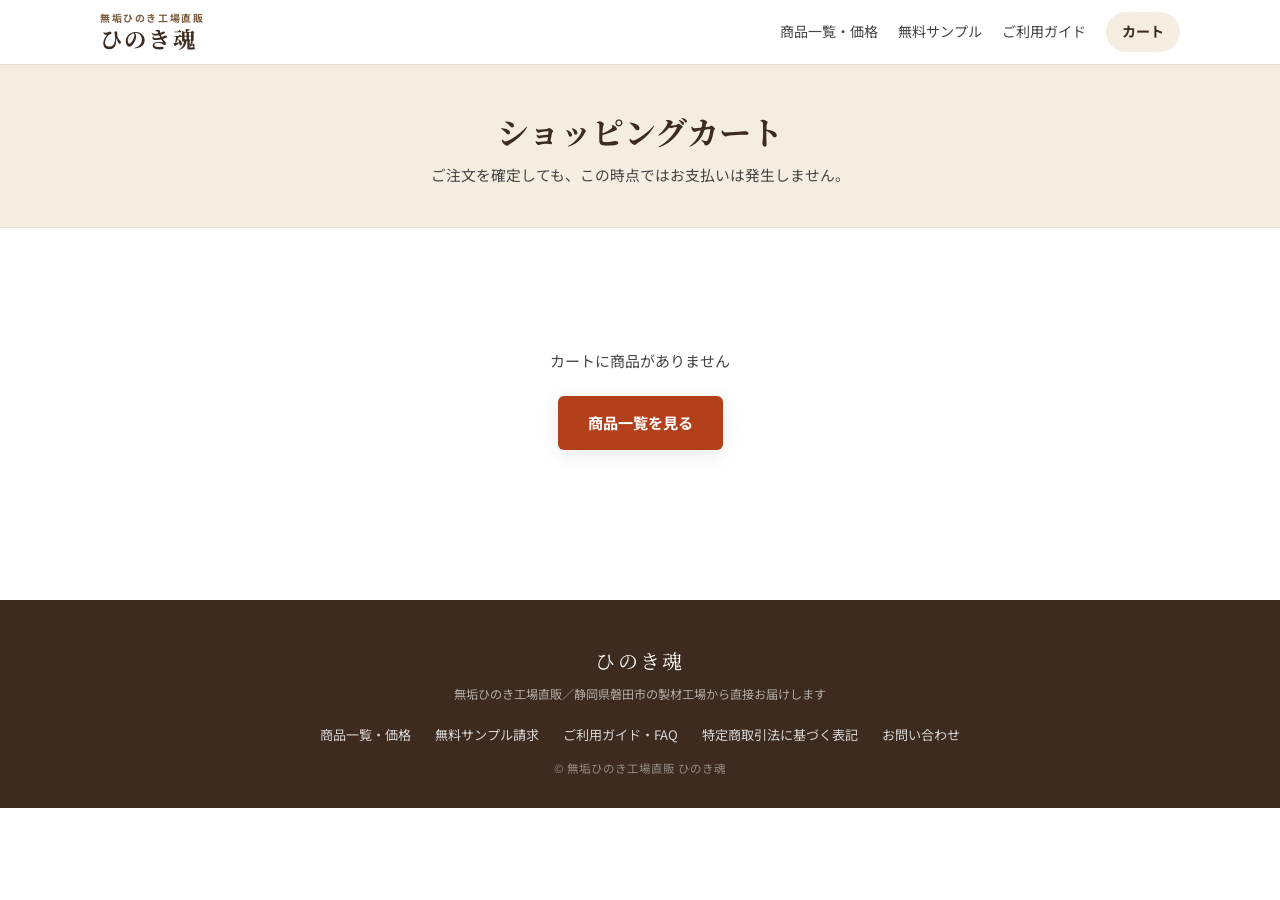
<file: cart.html>
<!DOCTYPE html>
<html lang="ja">
<head>
<meta charset="UTF-8">
<meta name="viewport" content="width=device-width, initial-scale=1.0">
<title>カート｜無垢ひのき工場直販 ひのき魂</title>
<meta name="robots" content="noindex">
<link rel="icon" href="favicon.svg" type="image/svg+xml">
<link rel="preconnect" href="https://fonts.googleapis.com">
<link rel="preconnect" href="https://fonts.gstatic.com" crossorigin>
<link href="https://fonts.googleapis.com/css2?family=Noto+Sans+JP:wght@400;700&family=Noto+Serif+JP:wght@600;700&display=swap" rel="stylesheet">
<link rel="stylesheet" href="css/shop.css?v=20260902b">
</head>
<body>

<header class="site-header">
  <div class="header-inner">
    <a class="brand" href="index.html">
      <span class="brand-sub">無垢ひのき工場直販</span>
      <span class="brand-main">ひのき魂</span>
    </a>
    <a class="cart-link cart-link-m" href="cart.html" aria-label="カート">カート<span class="cart-badge is-empty">0</span></a>
    <button id="nav-toggle" aria-label="メニュー">☰</button>
    <nav class="site-nav" id="site-nav">
      <a href="products.html">商品一覧・価格</a>
      <a href="sample.html">無料サンプル</a>
      <a href="guide.html">ご利用ガイド</a>
      <a class="cart-link" href="cart.html">カート<span class="cart-badge is-empty">0</span></a>
    </nav>
  </div>
</header>

<div class="page-head">
  <div class="container">
    <h1>ショッピングカート</h1>
    <p>ご注文を確定しても、この時点ではお支払いは発生しません。</p>
  </div>
</div>

<div class="container" id="cart-root" style="padding:40px 20px 70px;">
  <p class="load-error">読み込んでいます…</p>
</div>

<footer class="site-footer">
  <div class="footer-inner">
    <div class="footer-brand">ひのき魂</div>
    <div class="footer-tag">無垢ひのき工場直販／静岡県磐田市の製材工場から直接お届けします</div>
    <div class="footer-links">
      <a href="products.html">商品一覧・価格</a>
      <a href="sample.html">無料サンプル請求</a>
      <a href="guide.html">ご利用ガイド・FAQ</a>
      <a href="tokushoho.html">特定商取引法に基づく表記</a>
      <a href="mailto:info@hayazai.com">お問い合わせ</a>
    </div>
    <div class="footer-copy">© 無垢ひのき工場直販 ひのき魂</div>
  </div>
</footer>

<script src="https://hayazai.com/data/products.js"></script>
<script src="https://hayazai.com/shop/base_prices.js"></script>
<script src="js/shop.js?v=20260902c"></script>
</body>
</html>
</file>
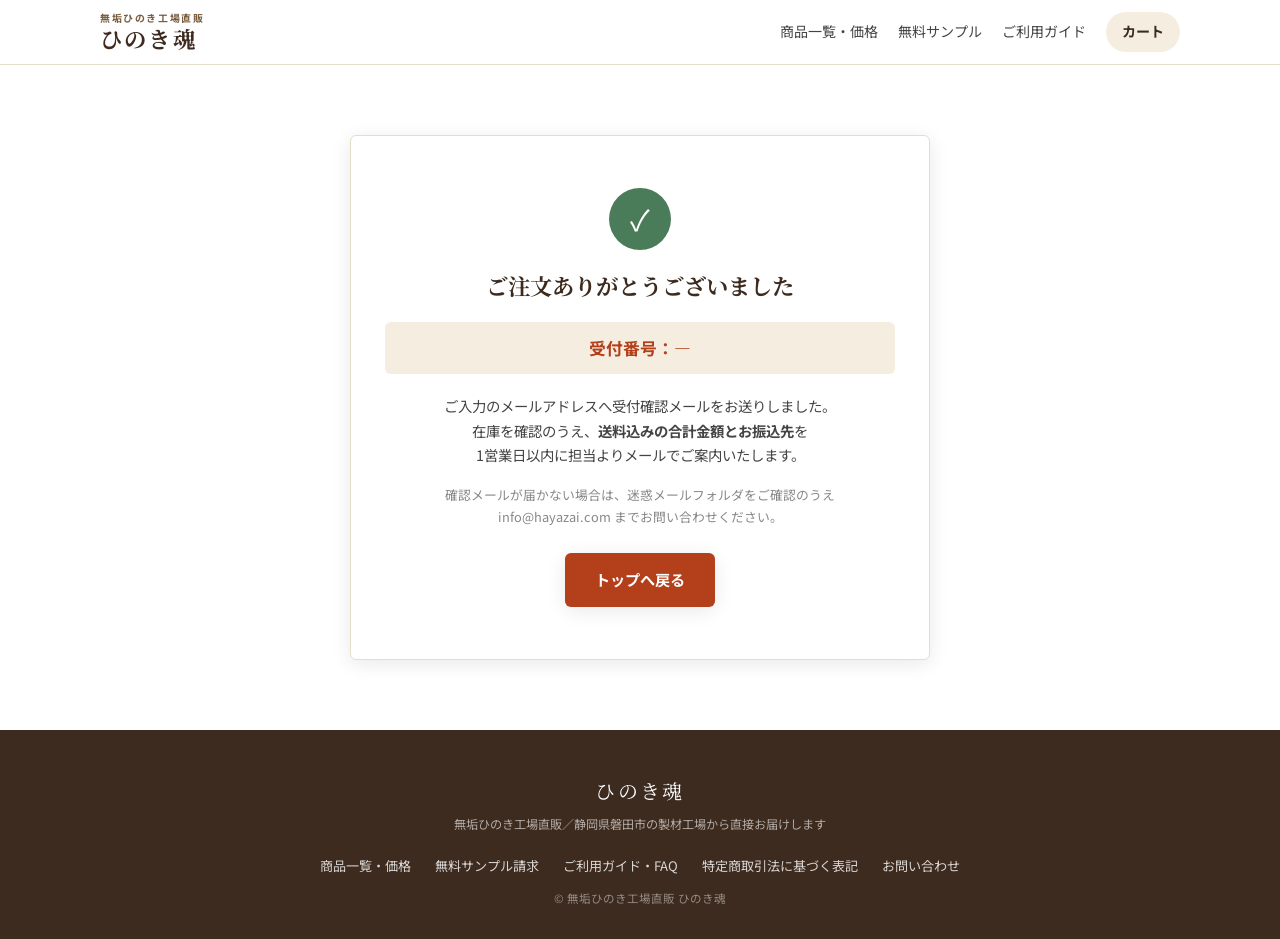
<file: complete.html>
<!DOCTYPE html>
<html lang="ja">
<head>
<meta charset="UTF-8">
<meta name="viewport" content="width=device-width, initial-scale=1.0">
<title>ありがとうございました｜ひのき魂</title>
<meta name="robots" content="noindex">
<link rel="icon" href="favicon.svg" type="image/svg+xml">
<link rel="preconnect" href="https://fonts.googleapis.com">
<link rel="preconnect" href="https://fonts.gstatic.com" crossorigin>
<link href="https://fonts.googleapis.com/css2?family=Noto+Sans+JP:wght@400;700&family=Noto+Serif+JP:wght@600;700&display=swap" rel="stylesheet">
<link rel="stylesheet" href="css/shop.css?v=20260902b">
</head>
<body>

<header class="site-header">
  <div class="header-inner">
    <a class="brand" href="index.html">
      <span class="brand-sub">無垢ひのき工場直販</span>
      <span class="brand-main">ひのき魂</span>
    </a>
    <a class="cart-link cart-link-m" href="cart.html" aria-label="カート">カート<span class="cart-badge is-empty">0</span></a>
    <button id="nav-toggle" aria-label="メニュー">☰</button>
    <nav class="site-nav" id="site-nav">
      <a href="products.html">商品一覧・価格</a>
      <a href="sample.html">無料サンプル</a>
      <a href="guide.html">ご利用ガイド</a>
      <a class="cart-link" href="cart.html">カート<span class="cart-badge is-empty">0</span></a>
    </nav>
  </div>
</header>

<div class="complete-box">
  <div class="complete-icon">✓</div>
  <h1 id="complete-title">ご注文ありがとうございました</h1>
  <div class="order-no" id="order-no">受付番号：—</div>
  <p id="complete-body">
    ご入力のメールアドレスへ受付確認メールをお送りしました。<br>
    在庫を確認のうえ、<strong>送料込みの合計金額とお振込先</strong>を<br>
    1営業日以内に担当よりメールでご案内いたします。
  </p>
  <p style="margin-top:16px;font-size:0.8rem;color:var(--text-light);">
    確認メールが届かない場合は、迷惑メールフォルダをご確認のうえ<br>
    info@hayazai.com までお問い合わせください。
  </p>
  <a class="btn btn-primary" href="index.html" style="margin-top:26px;">トップへ戻る</a>
</div>

<footer class="site-footer">
  <div class="footer-inner">
    <div class="footer-brand">ひのき魂</div>
    <div class="footer-tag">無垢ひのき工場直販／静岡県磐田市の製材工場から直接お届けします</div>
    <div class="footer-links">
      <a href="products.html">商品一覧・価格</a>
      <a href="sample.html">無料サンプル請求</a>
      <a href="guide.html">ご利用ガイド・FAQ</a>
      <a href="tokushoho.html">特定商取引法に基づく表記</a>
      <a href="mailto:info@hayazai.com">お問い合わせ</a>
    </div>
    <div class="footer-copy">© 無垢ひのき工場直販 ひのき魂</div>
  </div>
</footer>

<script src="https://hayazai.com/data/products.js"></script>
<script src="https://hayazai.com/shop/base_prices.js"></script>
<script src="js/shop.js?v=20260902c"></script>
<script>
  (function () {
    const q = new URLSearchParams(location.search);
    const no = q.get('order');
    if (no) document.getElementById('order-no').textContent = '受付番号：' + no;
    if (q.get('sample')) {
      document.getElementById('complete-title').textContent = 'サンプルのお申し込みを承りました';
      document.getElementById('complete-body').innerHTML =
        'ご入力のメールアドレスへ受付確認メールをお送りしました。<br>' +
        '<strong>通常2〜5営業日以内に発送</strong>いたします。<br>' +
        '実物の香り・手触り・色味を、どうぞお確かめください。';
    }
  })();
</script>
</body>
</html>
</file>
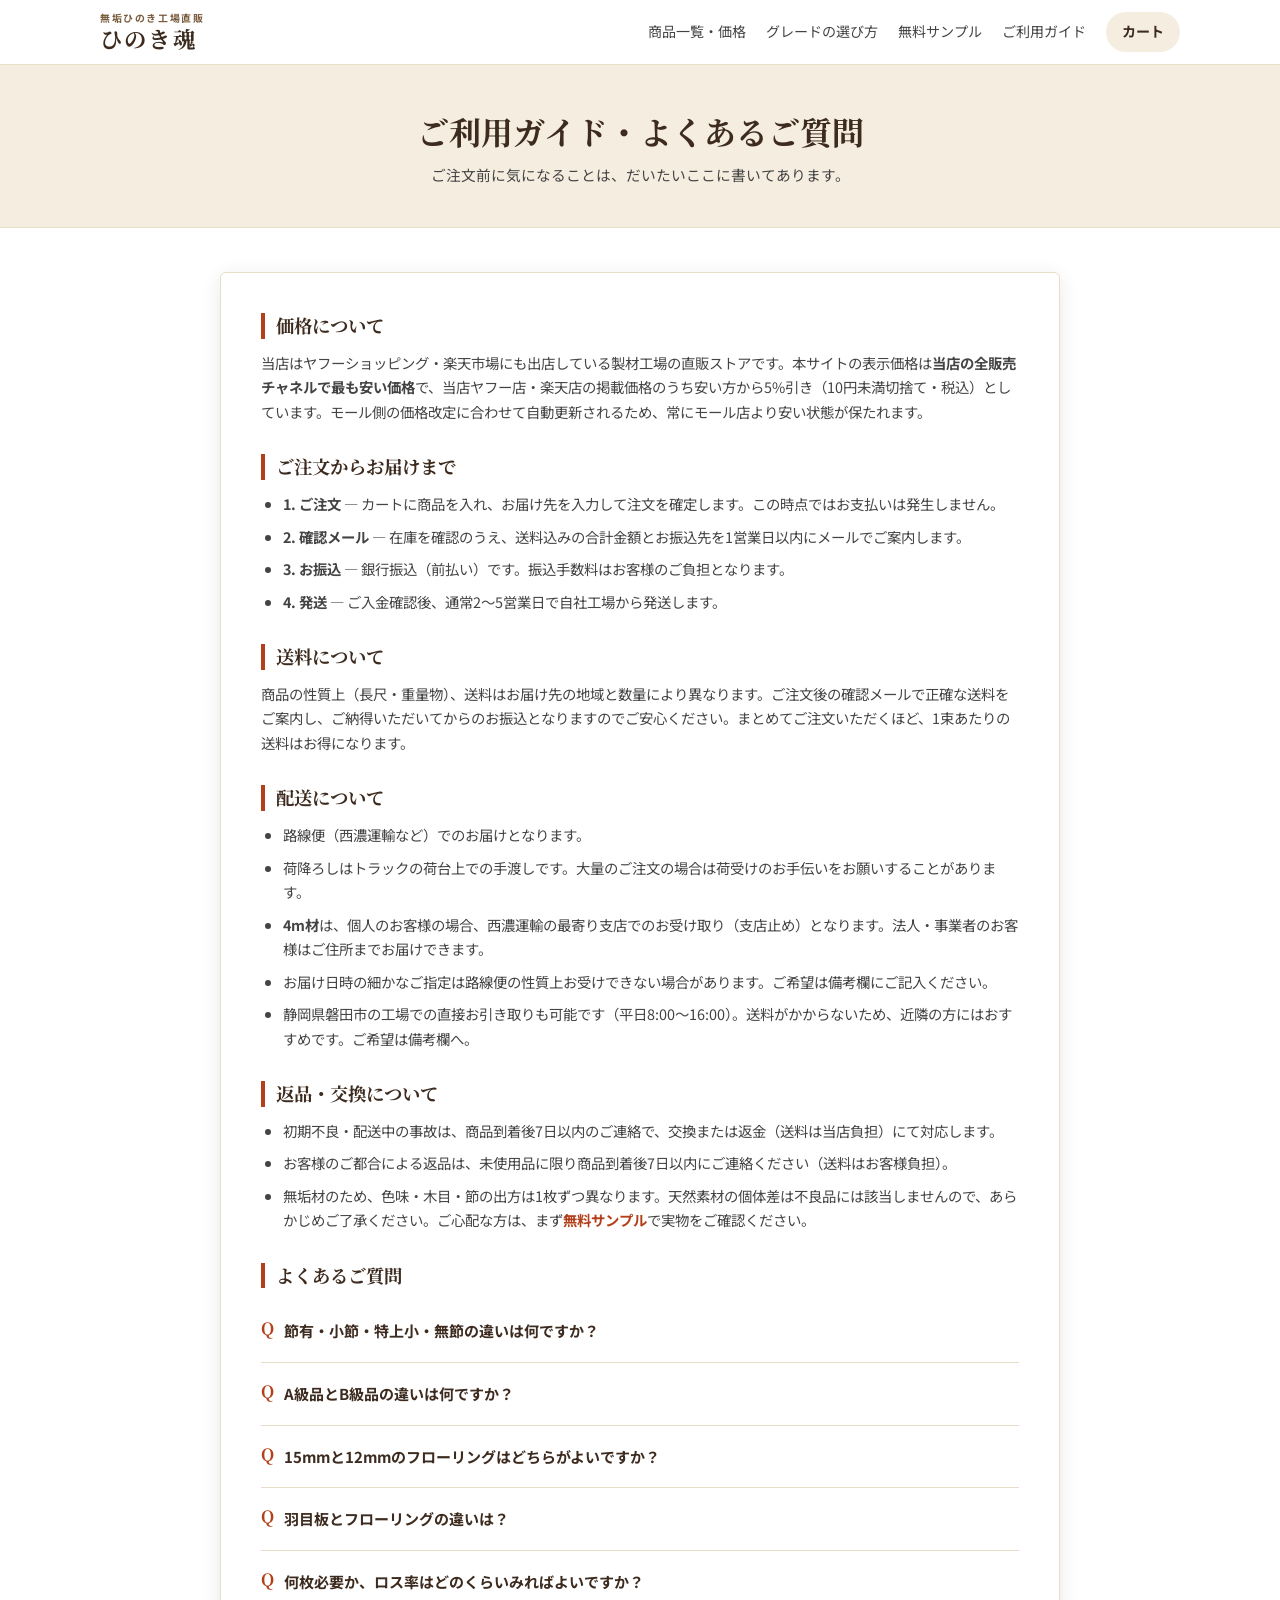
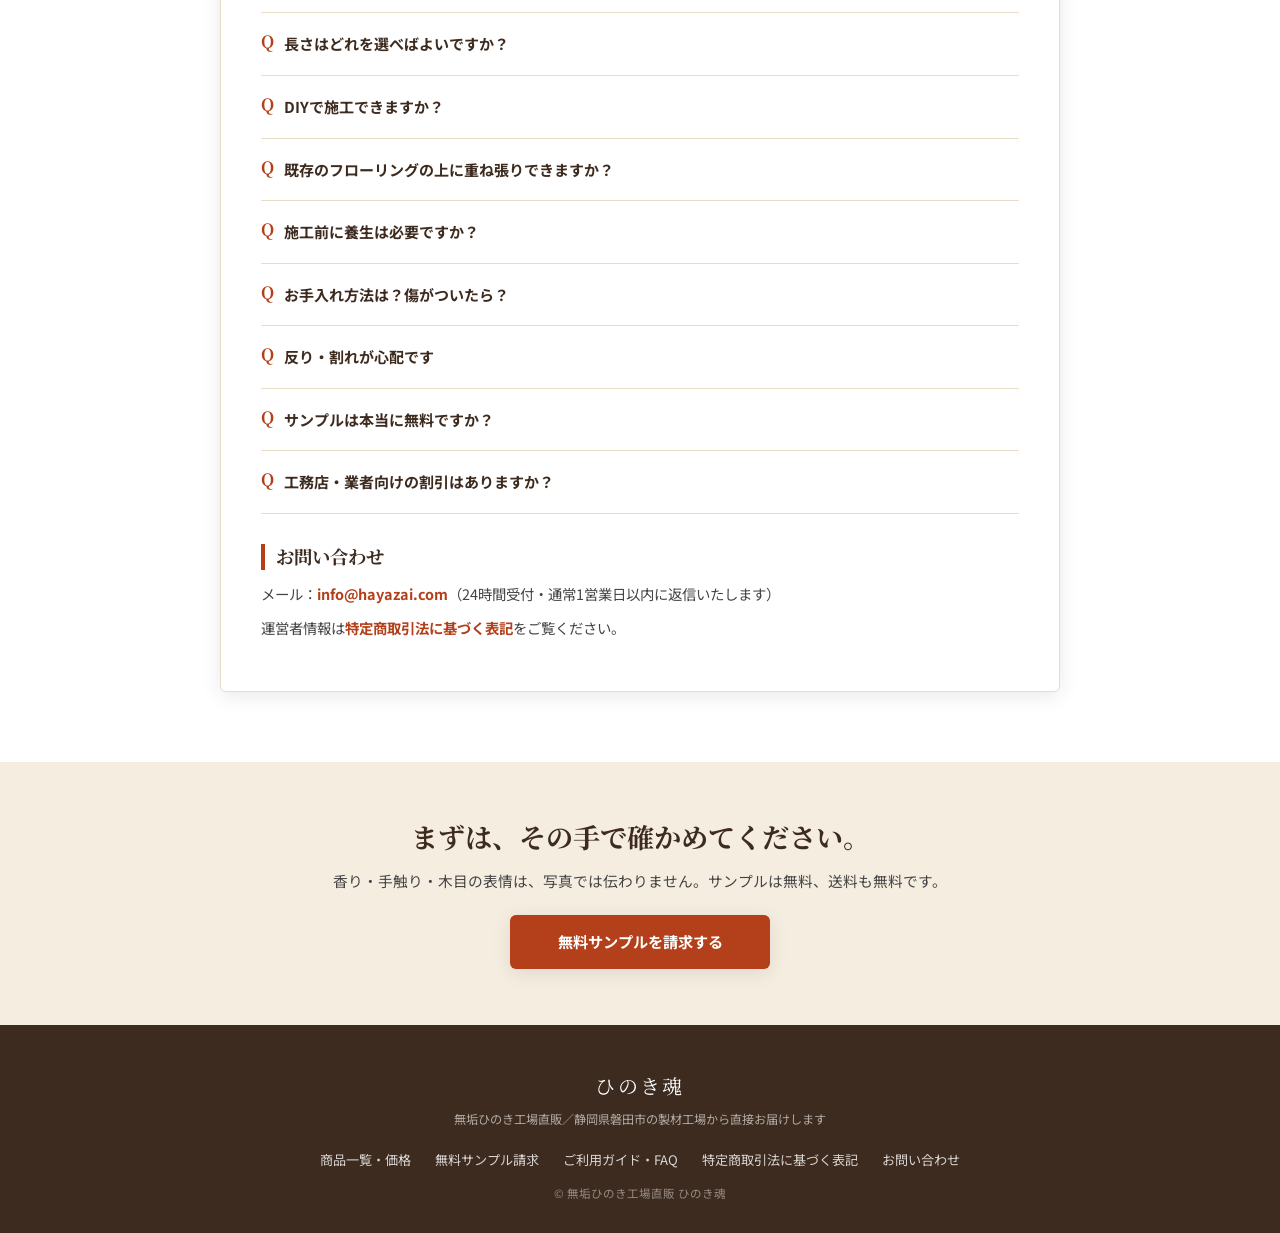
<file: guide.html>
<!DOCTYPE html>
<html lang="ja">
<head>
<meta charset="UTF-8">
<meta name="viewport" content="width=device-width, initial-scale=1.0">
<title>ご利用ガイド・よくあるご質問｜無垢ひのき工場直販 ひのき魂</title>
<meta name="description" content="ひのき魂のご注文方法・お支払い・送料・配送・グレードの選び方・施工・お手入れについてのご案内とFAQ。">
<link rel="canonical" href="https://h02050d-ship-it.github.io/hinokidamashii/guide.html">
<meta property="og:type" content="website">
<meta property="og:site_name" content="無垢ひのき工場直販 ひのき魂">
<meta property="og:title" content="ご利用ガイド・よくあるご質問｜無垢ひのき工場直販 ひのき魂">
<meta property="og:description" content="ご注文方法・お支払い・送料・配送・グレードの選び方・施工・お手入れについてのご案内とFAQ。">
<meta property="og:url" content="https://h02050d-ship-it.github.io/hinokidamashii/guide.html">
<meta property="og:image" content="https://hayazai.com/images/hero_baby_2026.jpg">
<meta property="og:locale" content="ja_JP">
<meta name="twitter:card" content="summary_large_image">
<meta name="twitter:title" content="ご利用ガイド・よくあるご質問｜無垢ひのき工場直販 ひのき魂">
<meta name="twitter:description" content="ご注文方法・お支払い・送料・配送・グレードの選び方・施工・お手入れについてのご案内とFAQ。">
<meta name="twitter:image" content="https://hayazai.com/images/hero_baby_2026.jpg">
<link rel="icon" href="favicon.svg" type="image/svg+xml">
<link rel="preconnect" href="https://fonts.googleapis.com">
<link rel="preconnect" href="https://fonts.gstatic.com" crossorigin>
<link href="https://fonts.googleapis.com/css2?family=Noto+Sans+JP:wght@400;700&family=Noto+Serif+JP:wght@600;700&display=swap" rel="stylesheet">
<link rel="stylesheet" href="css/shop.css?v=20260902b">
</head>
<body>

<header class="site-header">
  <div class="header-inner">
    <a class="brand" href="index.html">
      <span class="brand-sub">無垢ひのき工場直販</span>
      <span class="brand-main">ひのき魂</span>
    </a>
    <a class="cart-link cart-link-m" href="cart.html" aria-label="カート">カート<span class="cart-badge is-empty">0</span></a>
    <button id="nav-toggle" aria-label="メニュー">☰</button>
    <nav class="site-nav" id="site-nav">
      <a href="products.html">商品一覧・価格</a>
      <a href="index.html#grade">グレードの選び方</a>
      <a href="sample.html">無料サンプル</a>
      <a href="guide.html">ご利用ガイド</a>
      <a class="cart-link" href="cart.html">カート<span class="cart-badge is-empty">0</span></a>
    </nav>
  </div>
</header>

<div class="page-head">
  <div class="container">
    <h1>ご利用ガイド・よくあるご質問</h1>
    <p>ご注文前に気になることは、だいたいここに書いてあります。</p>
  </div>
</div>

<div class="container" style="padding:44px 20px 70px;">
  <div class="doc">
    <h2>価格について</h2>
    <p>当店はヤフーショッピング・楽天市場にも出店している製材工場の直販ストアです。本サイトの表示価格は<strong>当店の全販売チャネルで最も安い価格</strong>で、当店ヤフー店・楽天店の掲載価格のうち安い方から5%引き（10円未満切捨て・税込）としています。モール側の価格改定に合わせて自動更新されるため、常にモール店より安い状態が保たれます。</p>

    <h2>ご注文からお届けまで</h2>
    <ul>
      <li><strong>1. ご注文</strong> — カートに商品を入れ、お届け先を入力して注文を確定します。この時点ではお支払いは発生しません。</li>
      <li><strong>2. 確認メール</strong> — 在庫を確認のうえ、送料込みの合計金額とお振込先を1営業日以内にメールでご案内します。</li>
      <li><strong>3. お振込</strong> — 銀行振込（前払い）です。振込手数料はお客様のご負担となります。</li>
      <li><strong>4. 発送</strong> — ご入金確認後、通常2〜5営業日で自社工場から発送します。</li>
    </ul>

    <h2>送料について</h2>
    <p>商品の性質上（長尺・重量物）、送料はお届け先の地域と数量により異なります。ご注文後の確認メールで正確な送料をご案内し、ご納得いただいてからのお振込となりますのでご安心ください。まとめてご注文いただくほど、1束あたりの送料はお得になります。</p>

    <h2>配送について</h2>
    <ul>
      <li>路線便（西濃運輸など）でのお届けとなります。</li>
      <li>荷降ろしはトラックの荷台上での手渡しです。大量のご注文の場合は荷受けのお手伝いをお願いすることがあります。</li>
      <li><strong>4m材</strong>は、個人のお客様の場合、西濃運輸の最寄り支店でのお受け取り（支店止め）となります。法人・事業者のお客様はご住所までお届けできます。</li>
      <li>お届け日時の細かなご指定は路線便の性質上お受けできない場合があります。ご希望は備考欄にご記入ください。</li>
      <li>静岡県磐田市の工場での直接お引き取りも可能です（平日8:00〜16:00）。送料がかからないため、近隣の方にはおすすめです。ご希望は備考欄へ。</li>
    </ul>

    <h2>返品・交換について</h2>
    <ul>
      <li>初期不良・配送中の事故は、商品到着後7日以内のご連絡で、交換または返金（送料は当店負担）にて対応します。</li>
      <li>お客様のご都合による返品は、未使用品に限り商品到着後7日以内にご連絡ください（送料はお客様負担）。</li>
      <li>無垢材のため、色味・木目・節の出方は1枚ずつ異なります。天然素材の個体差は不良品には該当しませんので、あらかじめご了承ください。ご心配な方は、まず<a href="sample.html" style="color:var(--price);font-weight:700;">無料サンプル</a>で実物をご確認ください。</li>
    </ul>

    <h2>よくあるご質問</h2>

    <div class="faq-item">
      <div class="faq-q">節有・小節・特上小・無節の違いは何ですか？</div>
      <div class="faq-a">節の大きさと数が異なります。<strong>節有</strong>＝大小さまざまな生節と埋木が混在する自然な風合いで、価格が最も手頃。<strong>小節</strong>＝直径20mm以下の埋木のみ（2m材は2個以下／3m・4m材は3個以下）でバランス型。<strong>特上小</strong>＝埋木なしで小さな葉節が数か所のみ。<strong>無節</strong>＝節が一切ない最高グレード。香り・調湿性はどのグレードも同じです。</div>
    </div>

    <div class="faq-item">
      <div class="faq-q">A級品とB級品の違いは何ですか？</div>
      <div class="faq-a">A級品は外観・品質ともに基準を満たした製品です。B級品はA級品に準じますが、軽微な色むら・わずかな傷などがある場合があります。強度・機能に問題はなく、見えない部分や予算を抑えたい場合に最適です。</div>
    </div>

    <div class="faq-item">
      <div class="faq-q">15mmと12mmのフローリングはどちらがよいですか？</div>
      <div class="faq-a"><strong>15mm</strong>は踏み心地がよく、無垢材の断熱効果も高いため新築・大規模リフォーム向き。<strong>12mm</strong>は既存フロアへの重ね張りに最適で、段差が少なく済むためリフォームで多く使われます。</div>
    </div>

    <div class="faq-item">
      <div class="faq-q">羽目板とフローリングの違いは？</div>
      <div class="faq-a">フローリングは床に使う板材（強度・厚みあり）、羽目板は天井・壁に使う内装材で薄くて軽いのが特徴です。素材はどちらも同じ国産桧なので、香りや質感はほぼ同じです。</div>
    </div>

    <div class="faq-item">
      <div class="faq-q">何枚必要か、ロス率はどのくらいみればよいですか？</div>
      <div class="faq-a">一般的に10〜15%のロス率を見込みます。部屋の形が複雑・斜め張り・ヘリンボーン張りの場合は20%程度みておくと安心です。追加注文は製造ロットが変わる場合があるため、最初にまとめてご注文されることをおすすめします。お部屋の広さ（畳数・㎡）をお知らせいただければ、必要な束数の目安をお伝えします。</div>
    </div>

    <div class="faq-item">
      <div class="faq-q">長さはどれを選べばよいですか？</div>
      <div class="faq-a">部屋の短辺が基準です。6畳以下なら910mm（3尺）か1820mm（6尺）、6畳以上のLDKなら1820〜3000mm。長い板ほど継ぎ目が少なく高級感が出ますが、搬入経路（廊下・エレベーター）にご注意ください。</div>
    </div>

    <div class="faq-item">
      <div class="faq-q">DIYで施工できますか？</div>
      <div class="faq-a">はい、可能です。実（さね）加工済みで、初心者の方でも施工しやすい仕上がりです。基本的な工具（丸ノコ・フロアタッカーなど）があれば挑戦できます。実際に多くのお客様がご自身で施工されています。ご質問はお気軽にどうぞ。</div>
    </div>

    <div class="faq-item">
      <div class="faq-q">既存のフローリングの上に重ね張りできますか？</div>
      <div class="faq-a">12mmの薄型フローリングであれば重ね張りが可能です。ただし既存床の状態（浮き・腐食・段差）をご確認ください。ドアの開閉に支障が出る場合は削り調整が必要です。</div>
    </div>

    <div class="faq-item">
      <div class="faq-q">施工前に養生は必要ですか？</div>
      <div class="faq-a">天然乾燥材ですが、施工前に室内で3〜5日程度開梱して置くと、室内の湿度に馴染み施工後の伸縮を最小限に抑えられます。特に冬場の暖房が効いた部屋や夏場は重要です。</div>
    </div>

    <div class="faq-item">
      <div class="faq-q">お手入れ方法は？傷がついたら？</div>
      <div class="faq-a">日常は掃き掃除・乾拭きで十分です。水拭きは最小限にし、素早く乾拭きしてください。年1〜2回、蜜蝋ワックスやオイル仕上げを行うと木の保護になり、艶・香りも長持ちします。軽い凹み傷は濡れタオルをあてて蒸気を当てると木が膨らんで目立たなくなります。深い傷はサンドペーパーで研磨後にオイルを塗れば補修可能です。補修できるのが無垢材の大きなメリットです。</div>
    </div>

    <div class="faq-item">
      <div class="faq-q">反り・割れが心配です</div>
      <div class="faq-a">天然乾燥材は乾燥が十分なため反り・割れは最小限ですが、極端な乾燥（冬の暖房）や湿気には注意が必要です。季節ごとの伸縮（1〜2mm程度）は自然現象としてご理解ください。施工時に膨張代（隙間）を設けることが大切です。</div>
    </div>

    <div class="faq-item">
      <div class="faq-q">サンプルは本当に無料ですか？</div>
      <div class="faq-a">はい。サンプル代・送料ともに無料です。約110×300mmの実物を、ご希望のグレード分お送りします。触って「違うな」と思われたら、それで構いません。<a href="sample.html" style="color:var(--price);font-weight:700;">サンプル請求はこちら</a></div>
    </div>

    <div class="faq-item">
      <div class="faq-q">工務店・業者向けの割引はありますか？</div>
      <div class="faq-a">ご注文回数に応じたリピート割引（6回目以降5%、最大15%OFF）のご相談に応じています。備考欄またはメールでお問い合わせください。</div>
    </div>

    <h2>お問い合わせ</h2>
    <p>メール：<a href="mailto:info@hayazai.com" style="color:var(--price);font-weight:700;">info@hayazai.com</a>（24時間受付・通常1営業日以内に返信いたします）</p>
    <p>運営者情報は<a href="tokushoho.html" style="color:var(--price);font-weight:700;">特定商取引法に基づく表記</a>をご覧ください。</p>
  </div>
</div>

<div class="cta-band">
  <h2>まずは、その手で確かめてください。</h2>
  <p>香り・手触り・木目の表情は、写真では伝わりません。サンプルは無料、送料も無料です。</p>
  <a class="btn btn-primary" href="sample.html">無料サンプルを請求する</a>
</div>

<footer class="site-footer">
  <div class="footer-inner">
    <div class="footer-brand">ひのき魂</div>
    <div class="footer-tag">無垢ひのき工場直販／静岡県磐田市の製材工場から直接お届けします</div>
    <div class="footer-links">
      <a href="products.html">商品一覧・価格</a>
      <a href="sample.html">無料サンプル請求</a>
      <a href="guide.html">ご利用ガイド・FAQ</a>
      <a href="tokushoho.html">特定商取引法に基づく表記</a>
      <a href="mailto:info@hayazai.com">お問い合わせ</a>
    </div>
    <div class="footer-copy">© 無垢ひのき工場直販 ひのき魂</div>
  </div>
</footer>

<script src="https://hayazai.com/data/products.js"></script>
<script src="https://hayazai.com/shop/base_prices.js"></script>
<script src="js/shop.js?v=20260902c"></script>
</body>
</html>
</file>
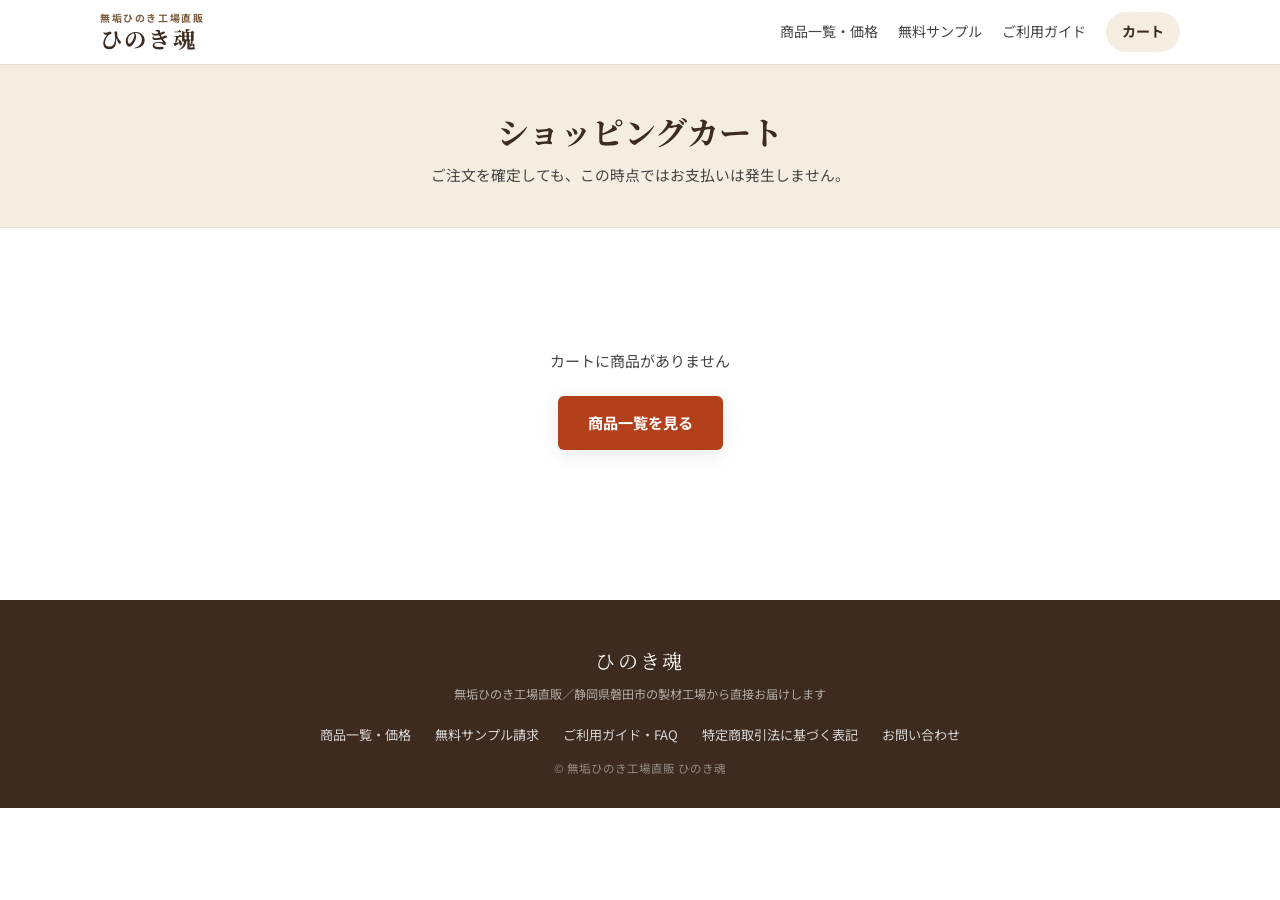
<file: order.html>
<!DOCTYPE html>
<html lang="ja">
<head>
<meta charset="UTF-8">
<meta name="viewport" content="width=device-width, initial-scale=1.0">
<title>ご注文手続き｜無垢ひのき工場直販 ひのき魂</title>
<meta name="robots" content="noindex">
<link rel="icon" href="favicon.svg" type="image/svg+xml">
<link rel="preconnect" href="https://fonts.googleapis.com">
<link rel="preconnect" href="https://fonts.gstatic.com" crossorigin>
<link href="https://fonts.googleapis.com/css2?family=Noto+Sans+JP:wght@400;700&family=Noto+Serif+JP:wght@600;700&display=swap" rel="stylesheet">
<link rel="stylesheet" href="css/shop.css?v=20260902b">
</head>
<body>

<header class="site-header">
  <div class="header-inner">
    <a class="brand" href="index.html">
      <span class="brand-sub">無垢ひのき工場直販</span>
      <span class="brand-main">ひのき魂</span>
    </a>
    <a class="cart-link cart-link-m" href="cart.html" aria-label="カート">カート<span class="cart-badge is-empty">0</span></a>
    <button id="nav-toggle" aria-label="メニュー">☰</button>
    <nav class="site-nav" id="site-nav">
      <a href="products.html">商品一覧・価格</a>
      <a href="sample.html">無料サンプル</a>
      <a href="guide.html">ご利用ガイド</a>
      <a class="cart-link" href="cart.html">カート<span class="cart-badge is-empty">0</span></a>
    </nav>
  </div>
</header>

<div class="page-head">
  <div class="container">
    <h1>ご注文手続き</h1>
    <p>この時点ではお支払いは発生しません。送料込みの総額を折り返しメールでご案内します。</p>
  </div>
</div>

<div class="container" style="padding:40px 20px 70px;">
  <div class="order-grid">

    <form class="form-card" id="order-form" novalidate>
      <h2>お届け先情報</h2>

      <div class="form-row">
        <label>ご注文者区分<span class="req">必須</span></label>
        <div class="radio-row">
          <label><input type="radio" name="customer_type" value="個人" checked> 個人</label>
          <label><input type="radio" name="customer_type" value="法人・事業者"> 法人・事業者</label>
        </div>
      </div>

      <div class="form-row">
        <label for="f-name">お名前<span class="req">必須</span></label>
        <input type="text" id="f-name" name="name" required autocomplete="name" placeholder="山田 太郎">
      </div>

      <div class="form-row">
        <label for="f-company">会社名<span class="opt">法人・事業者の方</span></label>
        <input type="text" id="f-company" name="company" autocomplete="organization">
      </div>

      <div class="form-row">
        <label for="f-email">メールアドレス<span class="req">必須</span></label>
        <input type="email" id="f-email" name="email" required autocomplete="email" placeholder="example@example.com">
      </div>

      <div class="form-row">
        <label for="f-tel">電話番号<span class="req">必須</span></label>
        <input type="tel" id="f-tel" name="tel" required autocomplete="tel" placeholder="090-0000-0000">
      </div>

      <div class="form-row">
        <label for="f-zip">郵便番号<span class="opt">任意</span></label>
        <input type="text" id="f-zip" name="zip" autocomplete="postal-code" placeholder="000-0000" style="max-width:190px;">
      </div>

      <div class="form-row">
        <label for="f-pref">都道府県<span class="req">必須</span></label>
        <select id="f-pref" name="prefecture" required><option value="">選択してください</option></select>
      </div>

      <div class="form-row">
        <label for="f-addr1">市区町村・番地<span class="req">必須</span></label>
        <input type="text" id="f-addr1" name="address1" required autocomplete="address-line1">
      </div>

      <div class="form-row">
        <label for="f-addr2">建物名・部屋番号<span class="opt">任意</span></label>
        <input type="text" id="f-addr2" name="address2" autocomplete="address-line2">
      </div>

      <div class="form-row">
        <label for="f-note">備考<span class="opt">納期のご希望・ご質問など</span></label>
        <textarea id="f-note" name="note" placeholder="施工予定日、お届け希望時期、ご質問などをご記入ください。"></textarea>
      </div>

      <div class="hp-field" aria-hidden="true">
        <label>この欄には入力しないでください<input type="text" name="website" tabindex="-1" autocomplete="off"></label>
      </div>

      <div class="notice-box" id="warn-4m" style="display:none;">
        <strong style="color:var(--wood-dark);">4m材を含むご注文について</strong><br>
        路線便の規定により、個人のお客様は西濃運輸の最寄り支店でのお受け取り（支店止め）となります。法人・事業者のお客様はご住所までお届けできます。
      </div>

      <div class="notice-box">
        <strong style="color:var(--wood-dark);">お支払いは銀行振込（前払い）です</strong><br>
        ご注文確定後、在庫を確認のうえ、送料込みの合計金額とお振込先を1営業日以内にメールでご案内します。金額にご納得いただいてからのお支払いで大丈夫です。ご入金確認後、通常2〜5営業日で自社工場から発送します。
      </div>

      <div class="order-error" id="order-error"></div>
      <button type="submit" class="btn btn-primary btn-lg" style="margin-top:10px;">注文を確定する</button>
    </form>

    <div class="summary-card">
      <h2>ご注文内容</h2>
      <table class="summary-table"><tbody id="order-items"></tbody></table>
      <div class="summary-total">商品合計（税込）<strong id="order-total">¥0</strong></div>
      <div class="cart-saved" id="order-saved"></div>
      <p class="cart-note">送料は別途。ご注文確認メールでご案内します。</p>
      <a class="link-back" href="cart.html">← カートに戻る</a>
    </div>

  </div>
</div>

<footer class="site-footer">
  <div class="footer-inner">
    <div class="footer-brand">ひのき魂</div>
    <div class="footer-tag">無垢ひのき工場直販／静岡県磐田市の製材工場から直接お届けします</div>
    <div class="footer-links">
      <a href="products.html">商品一覧・価格</a>
      <a href="sample.html">無料サンプル請求</a>
      <a href="guide.html">ご利用ガイド・FAQ</a>
      <a href="tokushoho.html">特定商取引法に基づく表記</a>
      <a href="mailto:info@hayazai.com">お問い合わせ</a>
    </div>
    <div class="footer-copy">© 無垢ひのき工場直販 ひのき魂</div>
  </div>
</footer>

<script src="https://hayazai.com/data/products.js"></script>
<script src="https://hayazai.com/shop/base_prices.js"></script>
<script src="js/shop.js?v=20260902c"></script>
<script>
  const PREFS = ['北海道','青森県','岩手県','宮城県','秋田県','山形県','福島県','茨城県','栃木県','群馬県','埼玉県','千葉県','東京都','神奈川県','新潟県','富山県','石川県','福井県','山梨県','長野県','岐阜県','静岡県','愛知県','三重県','滋賀県','京都府','大阪府','兵庫県','奈良県','和歌山県','鳥取県','島根県','岡山県','広島県','山口県','徳島県','香川県','愛媛県','高知県','福岡県','佐賀県','長崎県','熊本県','大分県','宮崎県','鹿児島県','沖縄県'];
  const sel = document.getElementById('f-pref');
  PREFS.forEach(p => { const o = document.createElement('option'); o.value = o.textContent = p; sel.appendChild(o); });
</script>
</body>
</html>
</file>
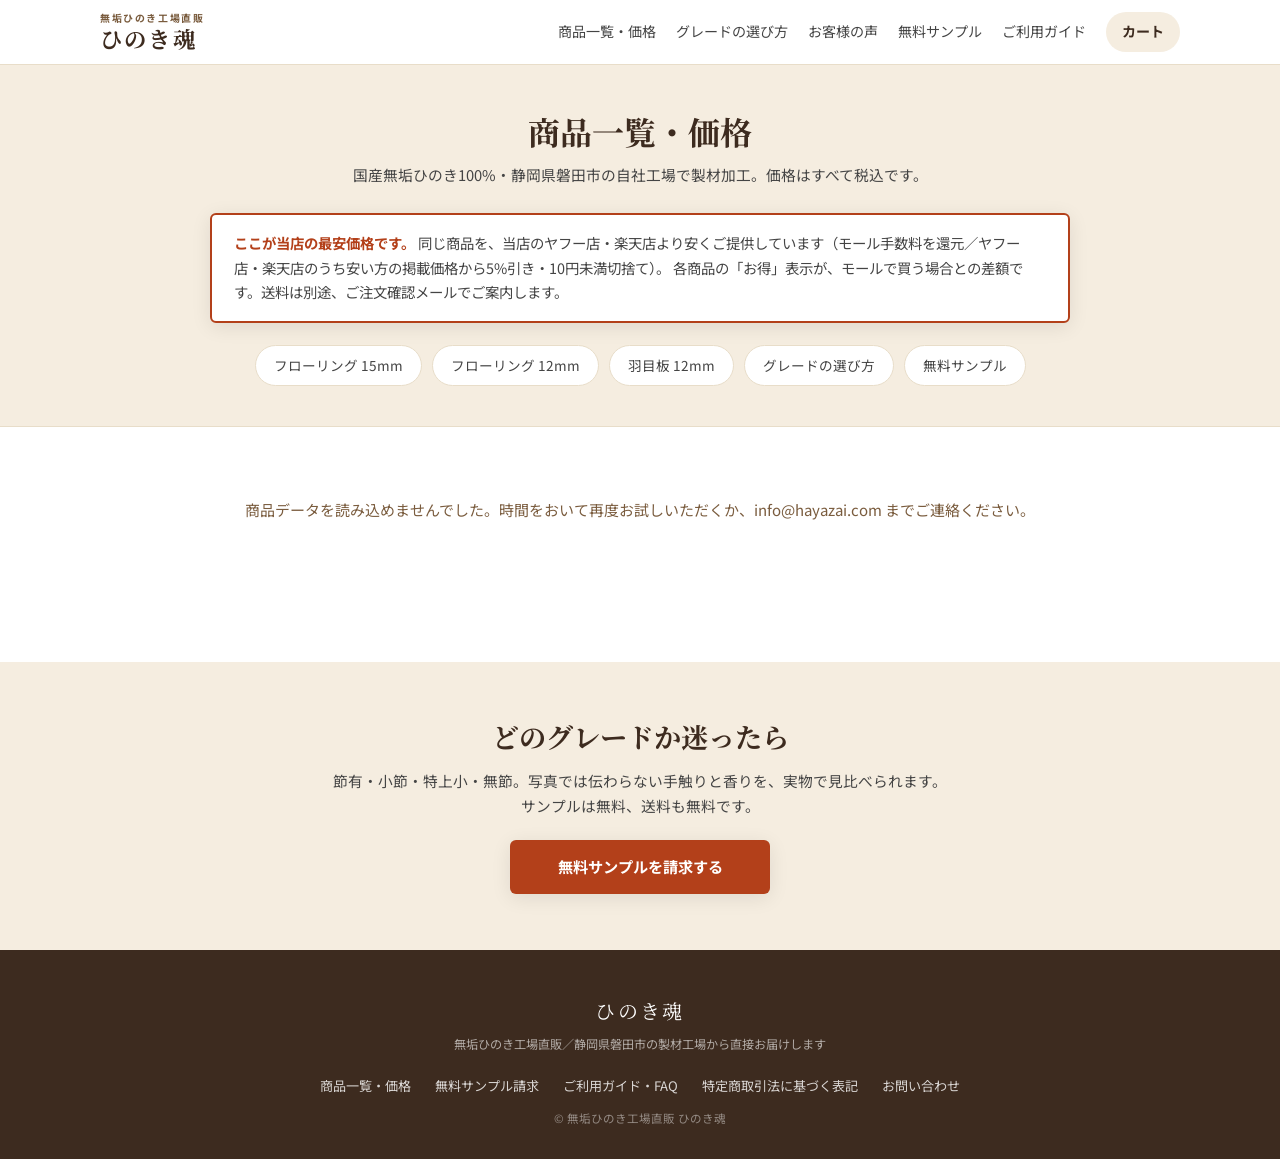
<file: products.html>
<!DOCTYPE html>
<html lang="ja">
<head>
<meta charset="UTF-8">
<meta name="viewport" content="width=device-width, initial-scale=1.0">
<title>商品一覧・価格｜無垢ひのき工場直販 ひのき魂</title>
<meta name="description" content="国産無垢桧フローリング・羽目板の商品一覧。工場直販だから、当店ヤフー店・楽天店より安い公式最安価格。全品税込表示。">
<link rel="canonical" href="https://h02050d-ship-it.github.io/hinokidamashii/products.html">
<meta property="og:type" content="website">
<meta property="og:site_name" content="無垢ひのき工場直販 ひのき魂">
<meta property="og:title" content="商品一覧・価格｜無垢ひのき工場直販 ひのき魂">
<meta property="og:description" content="国産無垢桧フローリング・羽目板の商品一覧。工場直販だから、当店ヤフー店・楽天店より安い公式最安価格。">
<meta property="og:url" content="https://h02050d-ship-it.github.io/hinokidamashii/products.html">
<meta property="og:image" content="https://hayazai.com/images/hero_baby_2026.jpg">
<meta property="og:locale" content="ja_JP">
<meta name="twitter:card" content="summary_large_image">
<meta name="twitter:title" content="商品一覧・価格｜無垢ひのき工場直販 ひのき魂">
<meta name="twitter:description" content="国産無垢桧フローリング・羽目板の商品一覧。工場直販だから、当店ヤフー店・楽天店より安い公式最安価格。">
<meta name="twitter:image" content="https://hayazai.com/images/hero_baby_2026.jpg">
<link rel="icon" href="favicon.svg" type="image/svg+xml">
<link rel="preconnect" href="https://fonts.googleapis.com">
<link rel="preconnect" href="https://fonts.gstatic.com" crossorigin>
<link rel="preconnect" href="https://item-shopping.c.yimg.jp">
<link href="https://fonts.googleapis.com/css2?family=Noto+Sans+JP:wght@400;700&family=Noto+Serif+JP:wght@600;700&display=swap" rel="stylesheet">
<link rel="stylesheet" href="css/shop.css?v=20260902b">
</head>
<body>

<header class="site-header">
  <div class="header-inner">
    <a class="brand" href="index.html">
      <span class="brand-sub">無垢ひのき工場直販</span>
      <span class="brand-main">ひのき魂</span>
    </a>
    <a class="cart-link cart-link-m" href="cart.html" aria-label="カート">カート<span class="cart-badge is-empty">0</span></a>
    <button id="nav-toggle" aria-label="メニュー">☰</button>
    <nav class="site-nav" id="site-nav">
      <a href="products.html">商品一覧・価格</a>
      <a href="index.html#grade">グレードの選び方</a>
      <a href="index.html#voice">お客様の声</a>
      <a href="sample.html">無料サンプル</a>
      <a href="guide.html">ご利用ガイド</a>
      <a class="cart-link" href="cart.html">カート<span class="cart-badge is-empty">0</span></a>
    </nav>
  </div>
</header>

<div class="page-head">
  <div class="container">
    <h1>商品一覧・価格</h1>
    <p>国産無垢ひのき100%・静岡県磐田市の自社工場で製材加工。価格はすべて税込です。</p>
    <div class="best-banner">
      <strong>ここが当店の最安価格です。</strong>
      同じ商品を、当店のヤフー店・楽天店より安くご提供しています（モール手数料を還元／ヤフー店・楽天店のうち安い方の掲載価格から5%引き・10円未満切捨て）。
      各商品の「お得」表示が、モールで買う場合との差額です。送料は別途、ご注文確認メールでご案内します。
    </div>
    <div class="p-nav">
      <a href="#flooring15">フローリング 15mm</a>
      <a href="#flooring12">フローリング 12mm</a>
      <a href="#panel">羽目板 12mm</a>
      <a href="index.html#grade">グレードの選び方</a>
      <a href="sample.html">無料サンプル</a>
    </div>
  </div>
</div>

<div class="container" id="product-list" style="padding-bottom:70px;">
  <p class="load-error">商品を読み込んでいます…</p>
</div>

<div class="cta-band">
  <h2>どのグレードか迷ったら</h2>
  <p>節有・小節・特上小・無節。写真では伝わらない手触りと香りを、実物で見比べられます。<br>サンプルは無料、送料も無料です。</p>
  <a class="btn btn-primary" href="sample.html">無料サンプルを請求する</a>
</div>

<footer class="site-footer">
  <div class="footer-inner">
    <div class="footer-brand">ひのき魂</div>
    <div class="footer-tag">無垢ひのき工場直販／静岡県磐田市の製材工場から直接お届けします</div>
    <div class="footer-links">
      <a href="products.html">商品一覧・価格</a>
      <a href="sample.html">無料サンプル請求</a>
      <a href="guide.html">ご利用ガイド・FAQ</a>
      <a href="tokushoho.html">特定商取引法に基づく表記</a>
      <a href="mailto:info@hayazai.com">お問い合わせ</a>
    </div>
    <div class="footer-copy">© 無垢ひのき工場直販 ひのき魂</div>
  </div>
</footer>

<div class="sticky-cart" id="sticky-cart">
  <div class="sticky-cart-info" id="sticky-cart-info"></div>
  <a class="btn btn-primary" href="cart.html">カートを見る</a>
</div>

<script src="https://hayazai.com/data/products.js"></script>
<script src="https://hayazai.com/shop/base_prices.js"></script>
<script src="js/shop.js?v=20260902c"></script>
</body>
</html>
</file>
<file: css/shop.css>
/* =====================================================
   ひのき魂 オンラインストア
   配色・書体は林材木店HP(css/style.css)に準拠
   ===================================================== */

:root {
  --wood-dark:   #3d2b1f;
  --wood-mid:    #7a5c3e;
  --wood-light:  #c8a882;
  --wood-pale:   #f5ede0;
  --wood-cream:  #faf6f0;
  --green-dark:  #2d4a2d;
  --green-mid:   #4a7c59;
  --green-light: #a8c5a0;
  --text-dark:   #1a1a1a;
  --text-mid:    #444;
  --text-light:  #888;
  --white:       #fff;
  --red:         #c0392b;
  --price:       #b3401a;
  --line:        #e8ddc9;
  --shadow:      0 4px 20px rgba(0,0,0,0.09);
  --shadow-lg:   0 8px 40px rgba(0,0,0,0.14);
  --radius:      6px;
  --transition:  0.22s ease;
}

*, *::before, *::after { box-sizing: border-box; margin: 0; padding: 0; }
html { scroll-behavior: smooth; }

body {
  font-family: 'Noto Sans JP', 'Hiragino Kaku Gothic ProN', sans-serif;
  color: var(--text-dark);
  background: var(--white);
  line-height: 1.7;
  font-size: 15px;
}

img { max-width: 100%; display: block; }
a { color: inherit; text-decoration: none; }
h1, h2, h3 { font-family: 'Noto Serif JP', Georgia, serif; line-height: 1.4; font-weight: 700; }

.container { max-width: 1120px; margin: 0 auto; padding: 0 20px; }
.narrow { max-width: 820px; }

.section { padding: 72px 0; }
.section-sm { padding: 48px 0; }
.bg-cream { background: var(--wood-cream); }
.bg-pale { background: var(--wood-pale); }

.section-label { font-size: 0.72rem; font-weight: 700; letter-spacing: 0.2em; color: var(--wood-mid); text-transform: uppercase; margin-bottom: 10px; }
.section-title { font-size: clamp(1.5rem, 3vw, 2.1rem); color: var(--wood-dark); margin-bottom: 14px; }
.section-desc { color: var(--text-mid); font-size: 0.95rem; max-width: 680px; }
.ta-center { text-align: center; }
.ta-center .section-desc { margin-left: auto; margin-right: auto; }

/* ---------- ヘッダー ---------- */

.site-header { background: rgba(255,255,255,0.97); border-bottom: 1px solid var(--line); position: sticky; top: 0; z-index: 200; backdrop-filter: blur(6px); }
.header-inner { max-width: 1120px; margin: 0 auto; padding: 12px 20px; display: flex; align-items: center; gap: 22px; }

.brand { line-height: 1.25; }
.brand-sub { display: block; font-size: 0.62rem; letter-spacing: 0.16em; color: var(--wood-mid); font-weight: 700; }
.brand-main { font-family: 'Noto Serif JP', serif; font-size: 1.4rem; font-weight: 700; letter-spacing: 0.1em; color: var(--wood-dark); }

.site-nav { margin-left: auto; display: flex; align-items: center; gap: 20px; }
.site-nav a { font-size: 0.88rem; color: var(--text-mid); transition: var(--transition); }
.site-nav a:hover { color: var(--price); }

.cart-link { display: inline-flex; align-items: center; gap: 6px; font-weight: 700; color: var(--wood-dark) !important; background: var(--wood-pale); padding: 8px 16px; border-radius: 999px; }
.cart-badge { background: var(--price); color: #fff; border-radius: 999px; font-size: 0.7rem; min-width: 19px; height: 19px; line-height: 19px; text-align: center; padding: 0 5px; font-weight: 700; }
.cart-badge.is-empty { display: none; }

#nav-toggle { display: none; background: none; border: none; font-size: 1.5rem; cursor: pointer; color: var(--wood-dark); margin-left: auto; }

@media (max-width: 860px) {
  #nav-toggle { display: block; }
  .site-nav {
    display: none; position: absolute; top: 100%; left: 0; right: 0; background: var(--white);
    border-bottom: 1px solid var(--line); flex-direction: column; align-items: stretch;
    padding: 16px 24px; gap: 16px; box-shadow: var(--shadow);
  }
  .site-nav.open { display: flex; }
  .cart-link { justify-content: center; }
}

/* ---------- ヒーロー ---------- */

.hero { position: relative; min-height: 520px; display: flex; align-items: center; color: #fff; overflow: hidden; }
.hero-img { position: absolute; inset: 0; width: 100%; height: 100%; object-fit: cover; }
.hero::after { content: ''; position: absolute; inset: 0; background: linear-gradient(90deg, rgba(30,20,12,0.78) 0%, rgba(30,20,12,0.52) 55%, rgba(30,20,12,0.28) 100%); }
.hero-inner { position: relative; z-index: 2; max-width: 1120px; margin: 0 auto; padding: 64px 20px; width: 100%; }
.hero-box { max-width: 620px; }

.hero-rating { display: inline-flex; align-items: center; gap: 8px; background: rgba(255,255,255,0.16); border: 1px solid rgba(255,255,255,0.35); padding: 6px 15px; border-radius: 999px; font-size: 0.8rem; margin-bottom: 18px; }
.hero-rating .stars { color: #ffc94d; letter-spacing: 0.05em; }
.hero-rating strong { font-size: 0.95rem; }

.hero h1 { font-size: clamp(1.8rem, 4.6vw, 2.9rem); letter-spacing: 0.03em; text-shadow: 0 2px 14px rgba(0,0,0,0.4); margin-bottom: 16px; }
.hero-lead { font-size: clamp(0.92rem, 2.2vw, 1.05rem); line-height: 1.95; text-shadow: 0 1px 8px rgba(0,0,0,0.5); }

.hero-price-badge {
  display: inline-block; margin-top: 24px; background: var(--price); color: #fff;
  padding: 13px 26px; border-radius: var(--radius); font-weight: 700;
  font-size: clamp(0.98rem, 2.6vw, 1.2rem); box-shadow: var(--shadow-lg);
}
.hero-price-badge small { display: block; font-size: 0.72rem; font-weight: 400; opacity: 0.92; margin-top: 3px; letter-spacing: 0.02em; }

.hero-cta { margin-top: 26px; display: flex; gap: 12px; flex-wrap: wrap; }

/* ---------- 数字バー ---------- */

.stats { background: var(--wood-dark); color: #fff; }
.stats-grid { display: grid; grid-template-columns: repeat(4, 1fr); text-align: center; }
.stat { padding: 26px 10px; border-right: 1px solid rgba(255,255,255,0.13); }
.stat:last-child { border-right: none; }
.stat-num { font-family: 'Noto Serif JP', serif; font-size: clamp(1.2rem, 3.2vw, 1.8rem); color: var(--wood-light); font-weight: 700; }
.stat-label { font-size: 0.74rem; color: rgba(255,255,255,0.75); margin-top: 4px; letter-spacing: 0.03em; }
@media (max-width: 640px) {
  .stats-grid { grid-template-columns: repeat(2, 1fr); }
  .stat:nth-child(2) { border-right: none; }
  .stat:nth-child(-n+2) { border-bottom: 1px solid rgba(255,255,255,0.13); }
}

/* ---------- 最安の理由 ---------- */

.why-cheap { background: var(--wood-cream); border-bottom: 1px solid var(--line); }
.why-cheap-grid { display: grid; grid-template-columns: 1fr 1fr; gap: 40px; align-items: center; }
@media (max-width: 840px) { .why-cheap-grid { grid-template-columns: 1fr; gap: 26px; } }

.price-compare { background: var(--white); border: 1px solid var(--line); border-radius: var(--radius); padding: 26px; box-shadow: var(--shadow); }
.pc-row { display: flex; justify-content: space-between; align-items: baseline; padding: 12px 0; border-bottom: 1px dashed var(--line); }
.pc-row:last-of-type { border-bottom: none; }
.pc-label { font-size: 0.88rem; color: var(--text-mid); }
.pc-val { font-family: 'Noto Serif JP', serif; font-weight: 700; font-size: 1.15rem; color: var(--text-light); }
.pc-row.is-best .pc-label { color: var(--wood-dark); font-weight: 700; }
.pc-row.is-best .pc-val { color: var(--price); font-size: 1.6rem; }
.pc-tag { display: inline-block; background: var(--price); color: #fff; font-size: 0.66rem; font-weight: 700; padding: 2px 8px; border-radius: 3px; margin-left: 8px; vertical-align: middle; }
.pc-note { font-size: 0.74rem; color: var(--text-light); margin-top: 14px; line-height: 1.7; }

/* ---------- 汎用ボタン ---------- */

.btn {
  display: inline-block; border: none; cursor: pointer; border-radius: var(--radius);
  font-weight: 700; font-size: 0.95rem; padding: 14px 30px; transition: var(--transition);
  font-family: inherit; text-align: center;
}
.btn-primary { background: var(--price); color: #fff; box-shadow: var(--shadow); }
.btn-primary:hover { background: #9c3715; }
.btn-outline { background: rgba(255,255,255,0.12); color: #fff; border: 1px solid rgba(255,255,255,0.6); }
.btn-outline:hover { background: rgba(255,255,255,0.22); }
.btn-ghost { background: var(--white); color: var(--wood-dark); border: 1px solid var(--wood-light); }
.btn-ghost:hover { background: var(--wood-pale); }
.btn-lg { width: 100%; padding: 16px; font-size: 1.05rem; }
.btn-cart { background: var(--wood-dark); color: #fff; padding: 12px 8px; font-size: 0.82rem; flex: 1; white-space: nowrap; }
.btn-cart:hover { background: var(--wood-mid); }
.btn:disabled { opacity: 0.5; cursor: default; }

/* ---------- 選ばれる理由（カード） ---------- */

.reason-grid { display: grid; grid-template-columns: repeat(auto-fit, minmax(260px, 1fr)); gap: 24px; }
.reason {
  background: var(--white); border: 1px solid var(--line); border-radius: var(--radius);
  padding: 28px 24px; box-shadow: var(--shadow); transition: var(--transition);
}
.reason:hover { transform: translateY(-3px); box-shadow: var(--shadow-lg); }
.reason-icon { font-size: 1.7rem; margin-bottom: 10px; }
.reason h3 { font-size: 1.05rem; color: var(--wood-dark); margin-bottom: 8px; }
.reason p { font-size: 0.87rem; color: var(--text-mid); }

/* ---------- 工程（作り手） ---------- */

.craft-grid { display: grid; grid-template-columns: repeat(4, 1fr); gap: 14px; margin-top: 32px; }
@media (max-width: 780px) { .craft-grid { grid-template-columns: repeat(2, 1fr); } }
.craft-item { border-radius: var(--radius); overflow: hidden; background: var(--wood-pale); position: relative; }
.craft-item img { width: 100%; aspect-ratio: 4/3; object-fit: cover; }
.craft-cap { padding: 12px 14px; font-size: 0.8rem; color: var(--text-mid); background: var(--white); border: 1px solid var(--line); border-top: none; }
.craft-cap strong { display: block; color: var(--wood-dark); font-size: 0.9rem; margin-bottom: 2px; }

/* ---------- グレード ---------- */

.grade-grid { display: grid; grid-template-columns: repeat(4, 1fr); gap: 18px; }
@media (max-width: 900px) { .grade-grid { grid-template-columns: repeat(2, 1fr); } }
.grade-card { background: var(--white); border: 1px solid var(--line); border-radius: var(--radius); overflow: hidden; box-shadow: var(--shadow); position: relative; }
.grade-card img { width: 100%; aspect-ratio: 3/2; object-fit: cover; }
.grade-body { padding: 16px 18px 20px; }
.grade-name { font-family: 'Noto Serif JP', serif; font-size: 1.15rem; color: var(--wood-dark); font-weight: 700; }
.grade-kana { font-size: 0.72rem; color: var(--text-light); margin-left: 4px; }
.grade-sub { font-size: 0.72rem; color: var(--wood-mid); font-weight: 700; letter-spacing: 0.04em; margin-bottom: 8px; }
.grade-body p { font-size: 0.82rem; color: var(--text-mid); }
.grade-pop { position: absolute; top: 12px; right: 12px; background: var(--price); color: #fff; font-size: 0.68rem; font-weight: 700; padding: 4px 10px; border-radius: 999px; box-shadow: var(--shadow); }

/* ---------- 桧の力 ---------- */

.benefit-grid { display: grid; grid-template-columns: repeat(auto-fit, minmax(200px, 1fr)); gap: 18px; }
.benefit { background: var(--white); border-radius: var(--radius); overflow: hidden; border: 1px solid var(--line); }
.benefit img { width: 100%; aspect-ratio: 3/2; object-fit: cover; }
.benefit-body { padding: 16px 18px 20px; }
.benefit-no { font-size: 0.7rem; font-weight: 700; color: var(--wood-light); letter-spacing: 0.12em; }
.benefit h3 { font-size: 1rem; color: var(--wood-dark); margin: 2px 0 6px; }
.benefit p { font-size: 0.82rem; color: var(--text-mid); }

/* ---------- お客様の声 ---------- */

.voice-grid { display: grid; grid-template-columns: repeat(auto-fit, minmax(290px, 1fr)); gap: 20px; }
.voice {
  background: var(--white); border: 1px solid var(--line); border-left: 4px solid var(--green-mid);
  border-radius: var(--radius); padding: 22px 24px; box-shadow: var(--shadow);
}
.voice-stars { color: #f0a500; font-size: 0.9rem; letter-spacing: 0.08em; }
.voice p { font-size: 0.87rem; color: var(--text-mid); margin: 8px 0 10px; }
.voice-name { font-size: 0.78rem; color: var(--text-light); font-weight: 700; }
.voice-note { font-size: 0.74rem; color: var(--text-light); margin-top: 22px; text-align: center; line-height: 1.8; }

.rating-summary { display: flex; align-items: center; justify-content: center; gap: 18px; flex-wrap: wrap; margin-bottom: 30px; }
.rating-big { font-family: 'Noto Serif JP', serif; font-size: 2.8rem; color: var(--wood-dark); font-weight: 700; line-height: 1; }
.rating-meta { font-size: 0.85rem; color: var(--text-mid); }
.rating-meta .stars { color: #f0a500; font-size: 1.05rem; display: block; }

/* ---------- 施工事例 ---------- */

.gallery-grid { display: grid; grid-template-columns: repeat(auto-fit, minmax(230px, 1fr)); gap: 14px; }
.gal { border-radius: var(--radius); overflow: hidden; position: relative; background: var(--wood-pale); }
.gal img { width: 100%; aspect-ratio: 4/3; object-fit: cover; transition: var(--transition); }
.gal:hover img { transform: scale(1.04); }
.gal-cap { position: absolute; left: 0; right: 0; bottom: 0; background: linear-gradient(transparent, rgba(0,0,0,0.75)); color: #fff; font-size: 0.78rem; padding: 22px 14px 10px; }

/* ---------- 使われ方 ---------- */

.scene-grid { display: grid; grid-template-columns: repeat(auto-fit, minmax(170px, 1fr)); gap: 14px; }
.scene { border-radius: var(--radius); overflow: hidden; position: relative; }
.scene img { width: 100%; aspect-ratio: 1/1; object-fit: cover; }
.scene-cap { position: absolute; inset: auto 0 0 0; background: linear-gradient(transparent, rgba(0,0,0,0.8)); color: #fff; padding: 26px 12px 12px; }
.scene-cap strong { display: block; font-size: 0.92rem; }
.scene-cap span { font-size: 0.72rem; opacity: 0.9; }

/* ---------- 不安・約束 ---------- */

.promise { background: var(--wood-dark); color: #fff; }
.promise .section-title { color: #fff; }
.promise-body { font-size: 0.95rem; line-height: 2; color: rgba(255,255,255,0.86); }
.promise-body strong { color: var(--wood-light); }

.worry-grid { display: grid; grid-template-columns: repeat(auto-fit, minmax(250px, 1fr)); gap: 18px; margin-top: 6px; }
.worry { background: var(--white); border: 1px solid var(--line); border-radius: var(--radius); padding: 22px; }
.worry h3 { font-size: 0.95rem; color: var(--wood-dark); margin-bottom: 8px; }
.worry p { font-size: 0.84rem; color: var(--text-mid); }
.worry .ans { display: block; margin-top: 10px; padding-top: 10px; border-top: 1px dashed var(--line); color: var(--green-dark); font-weight: 700; font-size: 0.84rem; }

/* ---------- 流れ ---------- */

.flow-grid { display: grid; grid-template-columns: repeat(4, 1fr); gap: 16px; }
@media (max-width: 820px) { .flow-grid { grid-template-columns: repeat(2, 1fr); } }
.flow { background: var(--white); border: 1px solid var(--line); border-radius: var(--radius); overflow: hidden; }
.flow img { width: 100%; aspect-ratio: 3/2; object-fit: cover; }
.flow-body { padding: 16px 18px 20px; }
.flow-step { font-size: 0.68rem; font-weight: 700; letter-spacing: 0.14em; color: var(--wood-light); }
.flow h3 { font-size: 0.98rem; color: var(--wood-dark); margin: 2px 0 6px; }
.flow p { font-size: 0.8rem; color: var(--text-mid); }

/* ---------- 商品一覧 ---------- */

.page-head { background: var(--wood-pale); padding: 44px 0 40px; text-align: center; border-bottom: 1px solid var(--line); }
.page-head h1 { font-size: clamp(1.5rem, 3.6vw, 2rem); color: var(--wood-dark); }
.page-head p { color: var(--text-mid); font-size: 0.92rem; margin-top: 8px; }

.best-banner {
  max-width: 860px; margin: 26px auto 0; background: var(--white); border: 2px solid var(--price);
  border-radius: var(--radius); padding: 16px 22px; font-size: 0.9rem; color: var(--text-mid); text-align: left;
  box-shadow: var(--shadow);
}
.best-banner strong { color: var(--price); }

.p-nav { display: flex; gap: 10px; justify-content: center; flex-wrap: wrap; padding: 22px 0 0; }
.p-nav a { font-size: 0.85rem; padding: 8px 18px; border: 1px solid var(--line); border-radius: 999px; background: var(--white); color: var(--text-mid); transition: var(--transition); }
.p-nav a:hover { background: var(--wood-dark); color: #fff; border-color: var(--wood-dark); }

.p-section { padding: 44px 0 10px; }
.p-section-head { border-left: 5px solid var(--price); padding-left: 14px; margin-bottom: 22px; }
.p-section-head h2 { font-size: 1.3rem; color: var(--wood-dark); }
.p-section-head p { font-size: 0.85rem; color: var(--text-mid); margin-top: 3px; }

.p-grid { display: grid; grid-template-columns: repeat(auto-fill, minmax(238px, 1fr)); gap: 20px; }

.p-card { background: var(--white); border: 1px solid var(--line); border-radius: var(--radius); overflow: hidden; box-shadow: var(--shadow); display: flex; flex-direction: column; transition: var(--transition); }
.p-card:hover { box-shadow: var(--shadow-lg); }
.p-card-img { aspect-ratio: 4/3; background: var(--wood-pale); position: relative; }
.p-card-img img { width: 100%; height: 100%; object-fit: cover; }
.p-save-flag { position: absolute; top: 0; left: 0; background: var(--price); color: #fff; font-size: 0.72rem; font-weight: 700; padding: 5px 12px; border-bottom-right-radius: var(--radius); }
.p-card-body { padding: 14px 16px 16px; display: flex; flex-direction: column; flex: 1; }

.p-badges { display: flex; gap: 6px; margin-bottom: 7px; flex-wrap: wrap; }
.badge { font-size: 0.68rem; font-weight: 700; padding: 3px 9px; border-radius: 3px; }
.badge-a { background: var(--green-mid); color: #fff; }
.badge-b { background: #9c8a72; color: #fff; }
.badge-q { background: var(--wood-pale); color: var(--wood-dark); }
.badge-pop { background: #f0a500; color: #fff; }

.p-size { font-weight: 700; color: var(--wood-dark); font-size: 0.98rem; }
.p-qty { font-size: 0.76rem; color: var(--text-light); font-weight: 400; margin-left: 5px; }

.p-price-row { margin-top: 9px; font-size: 0.76rem; color: var(--text-light); }
.p-price-ref { text-decoration: line-through; }
.p-price { font-family: 'Noto Serif JP', serif; font-size: 1.5rem; font-weight: 700; color: var(--price); line-height: 1.25; }
.p-tax { font-size: 0.68rem; color: var(--text-light); font-weight: 400; margin-left: 4px; font-family: 'Noto Sans JP', sans-serif; }
.p-per { font-size: 0.76rem; color: var(--text-mid); margin-bottom: 13px; }

.p-actions { margin-top: auto; display: flex; gap: 8px; align-items: center; }

.qty-input { display: inline-flex; border: 1px solid var(--line); border-radius: var(--radius); overflow: hidden; background: var(--white); }
.qty-btn { width: 28px; height: 40px; border: none; background: var(--wood-pale); cursor: pointer; font-size: 1rem; color: var(--wood-dark); }
.qty-btn:hover { background: var(--wood-light); }
.qty-num { width: 36px; border: none; text-align: center; font-size: 0.95rem; font-family: inherit; -moz-appearance: textfield; }
.qty-num::-webkit-outer-spin-button, .qty-num::-webkit-inner-spin-button { -webkit-appearance: none; }

.load-error { text-align: center; padding: 70px 0; color: var(--wood-mid); }

/* 追従カートバー */
.sticky-cart {
  position: fixed; left: 0; right: 0; bottom: 0; z-index: 150; background: var(--wood-dark);
  color: #fff; padding: 12px 20px; display: none; align-items: center; gap: 16px;
  box-shadow: 0 -4px 20px rgba(0,0,0,0.2);
}
.sticky-cart.show { display: flex; }
.sticky-cart-info { font-size: 0.86rem; }
.sticky-cart-info strong { font-family: 'Noto Serif JP', serif; font-size: 1.3rem; color: var(--wood-light); margin-left: 8px; }
.sticky-cart .btn { margin-left: auto; padding: 11px 24px; }

/* ---------- カート ---------- */

.cart-table-wrap { overflow-x: auto; background: var(--white); border: 1px solid var(--line); border-radius: var(--radius); box-shadow: var(--shadow); }
.cart-table { width: 100%; border-collapse: collapse; min-width: 680px; }
.cart-table th { background: var(--wood-pale); font-size: 0.8rem; padding: 12px; text-align: left; color: var(--wood-dark); }
.cart-table td { padding: 14px 12px; border-top: 1px solid var(--line); font-size: 0.9rem; vertical-align: middle; }
.cart-img { width: 58px; height: 58px; object-fit: cover; border-radius: 4px; background: var(--wood-pale); }
.cart-name { font-weight: 700; color: var(--wood-dark); font-size: 0.86rem; }
.cart-mall { font-size: 0.72rem; color: var(--text-light); text-decoration: line-through; }
.cart-sub { font-weight: 700; color: var(--price); }
.cart-del { background: none; border: none; color: #b8a894; font-size: 1.1rem; cursor: pointer; }
.cart-del:hover { color: var(--red); }

.cart-layout { display: grid; grid-template-columns: 1fr 340px; gap: 26px; align-items: start; }
@media (max-width: 900px) { .cart-layout { grid-template-columns: 1fr; } }

.cart-summary { background: var(--white); border: 1px solid var(--line); border-radius: var(--radius); padding: 24px; box-shadow: var(--shadow); position: sticky; top: 90px; }
.cart-total-row { display: flex; justify-content: space-between; align-items: baseline; font-size: 0.95rem; }
.cart-total-row strong { font-family: 'Noto Serif JP', serif; font-size: 1.7rem; color: var(--price); }
.cart-saved { background: #f4f8f2; border: 1px solid var(--green-light); color: var(--green-dark); border-radius: var(--radius); padding: 10px 14px; font-size: 0.82rem; font-weight: 700; margin-top: 14px; text-align: center; }
.cart-note { font-size: 0.78rem; color: var(--text-mid); margin-top: 12px; }
.cart-note-warn { color: #8a4514; background: #fdf3ea; border-radius: var(--radius); padding: 10px 12px; }
.cart-summary .btn { margin-top: 16px; }
.link-back { display: block; text-align: center; margin-top: 14px; font-size: 0.85rem; color: var(--wood-mid); }
.link-back:hover { text-decoration: underline; }

.cart-empty { text-align: center; padding: 80px 20px; color: var(--text-mid); }
.cart-empty .btn { margin-top: 22px; }

/* ---------- フォーム ---------- */

.order-grid { display: grid; grid-template-columns: 1fr 370px; gap: 28px; align-items: start; }
@media (max-width: 900px) { .order-grid { grid-template-columns: 1fr; } }

.form-card, .summary-card { background: var(--white); border: 1px solid var(--line); border-radius: var(--radius); padding: 28px; box-shadow: var(--shadow); }
.summary-card { position: sticky; top: 90px; }
.form-card h2, .summary-card h2 { font-size: 1.05rem; color: var(--wood-dark); margin-bottom: 20px; border-left: 4px solid var(--price); padding-left: 11px; }

.form-row { margin-bottom: 17px; }
.form-row label { display: block; font-size: 0.85rem; font-weight: 700; color: var(--wood-dark); margin-bottom: 6px; }
.req { color: var(--price); font-size: 0.7rem; margin-left: 5px; }
.opt { color: var(--text-light); font-size: 0.7rem; margin-left: 5px; font-weight: 400; }
.form-row input[type=text], .form-row input[type=email], .form-row input[type=tel],
.form-row select, .form-row textarea {
  width: 100%; padding: 11px 13px; border: 1px solid var(--line); border-radius: var(--radius);
  font-size: 0.95rem; font-family: inherit; background: #fffdfa; transition: var(--transition);
}
.form-row input:focus, .form-row select:focus, .form-row textarea:focus { outline: none; border-color: var(--wood-light); background: #fff; }
.form-row textarea { min-height: 92px; resize: vertical; }
.radio-row { display: flex; gap: 20px; font-size: 0.9rem; flex-wrap: wrap; }
.radio-row label { font-weight: 400; display: inline-flex; align-items: center; gap: 6px; margin: 0; }
.check-grid { display: grid; grid-template-columns: repeat(auto-fit, minmax(130px, 1fr)); gap: 10px; }
.check-grid label { font-weight: 400; display: flex; align-items: center; gap: 7px; background: var(--wood-cream); border: 1px solid var(--line); border-radius: var(--radius); padding: 10px 12px; font-size: 0.86rem; cursor: pointer; margin: 0; }
.check-grid label:hover { border-color: var(--wood-light); }

.summary-table { width: 100%; border-collapse: collapse; font-size: 0.84rem; }
.summary-table td { padding: 8px 4px; border-bottom: 1px solid var(--line); vertical-align: top; }
.ta-r { text-align: right; white-space: nowrap; }
.ta-c { text-align: center; }
.summary-total { display: flex; justify-content: space-between; align-items: baseline; margin-top: 15px; font-size: 0.95rem; }
.summary-total strong { font-family: 'Noto Serif JP', serif; font-size: 1.55rem; color: var(--price); }

.notice-box { background: var(--wood-cream); border: 1px solid var(--line); border-left: 4px solid var(--wood-light); border-radius: var(--radius); padding: 14px 16px; font-size: 0.82rem; color: var(--text-mid); margin-top: 16px; line-height: 1.8; }
.order-error { color: var(--red); font-size: 0.86rem; margin-top: 12px; min-height: 1.2em; font-weight: 700; }
.hp-field { position: absolute; left: -9999px; opacity: 0; height: 0; overflow: hidden; }

/* ---------- ドキュメント ---------- */

.doc { max-width: 840px; margin: 0 auto; background: var(--white); border: 1px solid var(--line); border-radius: var(--radius); padding: 40px; box-shadow: var(--shadow); }
.doc h2 { font-size: 1.15rem; color: var(--wood-dark); margin: 30px 0 12px; border-left: 4px solid var(--price); padding-left: 11px; }
.doc h2:first-child { margin-top: 0; }
.doc p, .doc li { font-size: 0.9rem; color: var(--text-mid); }
.doc p { margin-bottom: 10px; }
.doc ul { padding-left: 22px; }
.doc li { margin-bottom: 8px; }
.doc-table { width: 100%; border-collapse: collapse; font-size: 0.88rem; }
.doc-table th, .doc-table td { border: 1px solid var(--line); padding: 11px 13px; text-align: left; vertical-align: top; color: var(--text-mid); }
.doc-table th { background: var(--wood-pale); width: 30%; color: var(--wood-dark); white-space: nowrap; font-weight: 700; }

.faq-item { border-bottom: 1px solid var(--line); padding: 18px 0; }
.faq-q { font-weight: 700; color: var(--wood-dark); font-size: 0.94rem; cursor: pointer; display: flex; gap: 10px; align-items: flex-start; }
.faq-q::before { content: 'Q'; color: var(--price); font-family: 'Noto Serif JP', serif; font-size: 1.05rem; line-height: 1.3; }
.faq-a { font-size: 0.87rem; color: var(--text-mid); padding: 10px 0 0 26px; display: none; }
.faq-item.open .faq-a { display: block; }

/* ---------- 完了 ---------- */

.complete-box { max-width: 580px; margin: 70px auto; text-align: center; background: var(--white); border: 1px solid var(--line); border-radius: var(--radius); padding: 52px 34px; box-shadow: var(--shadow); }
.complete-icon { width: 62px; height: 62px; border-radius: 50%; background: var(--green-mid); color: #fff; font-size: 1.8rem; line-height: 62px; margin: 0 auto 20px; }
.complete-box h1 { font-size: 1.4rem; color: var(--wood-dark); margin-bottom: 16px; }
.order-no { font-size: 1.05rem; font-weight: 700; color: var(--price); background: var(--wood-pale); border-radius: var(--radius); padding: 12px; margin: 20px 0; }
.complete-box p { font-size: 0.9rem; color: var(--text-mid); }

/* ---------- CTA帯 ---------- */

.cta-band { background: var(--wood-pale); text-align: center; padding: 56px 20px; }
.cta-band h2 { font-size: clamp(1.3rem, 3vw, 1.7rem); color: var(--wood-dark); margin-bottom: 12px; }
.cta-band p { color: var(--text-mid); font-size: 0.92rem; margin-bottom: 22px; }
.cta-band .btn { min-width: 260px; }

/* ---------- フッター ---------- */

.site-footer { background: var(--wood-dark); color: rgba(255,255,255,0.78); padding: 44px 20px 30px; }
.footer-inner { max-width: 1120px; margin: 0 auto; text-align: center; }
.footer-brand { font-family: 'Noto Serif JP', serif; font-size: 1.25rem; letter-spacing: 0.12em; color: #fff; }
.footer-tag { font-size: 0.76rem; color: rgba(255,255,255,0.6); margin-top: 6px; }
.footer-links { margin: 20px 0 12px; display: flex; justify-content: center; flex-wrap: wrap; gap: 10px 24px; }
.footer-links a { font-size: 0.82rem; color: rgba(255,255,255,0.8); }
.footer-links a:hover { color: #fff; text-decoration: underline; }
.footer-copy { font-size: 0.72rem; color: rgba(255,255,255,0.45); margin-top: 12px; }

/* ---------- トースト ---------- */

.toast-box { position: fixed; bottom: 84px; left: 50%; transform: translateX(-50%); z-index: 999; display: flex; flex-direction: column; gap: 8px; align-items: center; }
.toast { background: var(--wood-dark); color: #fff; padding: 12px 28px; border-radius: 999px; font-size: 0.88rem; box-shadow: var(--shadow-lg); white-space: nowrap; transition: opacity 0.4s; }
.toast.out { opacity: 0; }

/* ===== 2026-09-02 改修（見出し折返し・スマホのカート導線・カート一覧のカード化 ほか） ===== */
.hero-box { max-width: 680px; }
.hero h1 { font-size: clamp(1.7rem, 4.2vw, 2.7rem); }
.nowrap { display: inline-block; }
@media (max-width: 640px) { .hero-lead br { display: none; } }
section[id], .p-section { scroll-margin-top: 84px; }

.cart-link-m { display: none; }
@media (max-width: 860px) {
  .cart-link-m { display: inline-flex; margin-left: auto; padding: 7px 13px; font-size: 0.82rem; }
  #nav-toggle { margin-left: 0; }
  .site-nav .cart-link { display: none; }
}
@media (max-width: 900px) {
  .summary-card { position: static; order: -1; }
  .cart-summary { position: static; }
}
body.has-sticky { padding-bottom: 76px; }

.cart-list { background: var(--white); border: 1px solid var(--line); border-radius: var(--radius); box-shadow: var(--shadow); overflow: hidden; }
.cart-line { display: grid; grid-template-columns: 64px 1fr auto; gap: 16px; align-items: center; padding: 16px 18px; border-bottom: 1px solid var(--line); }
.cart-line:last-child { border-bottom: none; }
.cart-line .cart-img { width: 64px; height: 64px; }
.cart-unit { font-size: 0.8rem; color: var(--text-mid); margin-top: 4px; }
.cart-unit s { color: var(--text-light); margin-right: 8px; }
.cart-line-right { display: flex; align-items: center; gap: 14px; }
.cart-line .cart-sub { min-width: 92px; text-align: right; font-family: 'Noto Serif JP', serif; font-size: 1.1rem; }
@media (max-width: 640px) {
  .cart-line { grid-template-columns: 56px 1fr; gap: 12px 14px; padding: 14px; }
  .cart-line .cart-img { width: 56px; height: 56px; }
  .cart-line-right { grid-column: 1 / -1; justify-content: space-between; }
}
</file>
